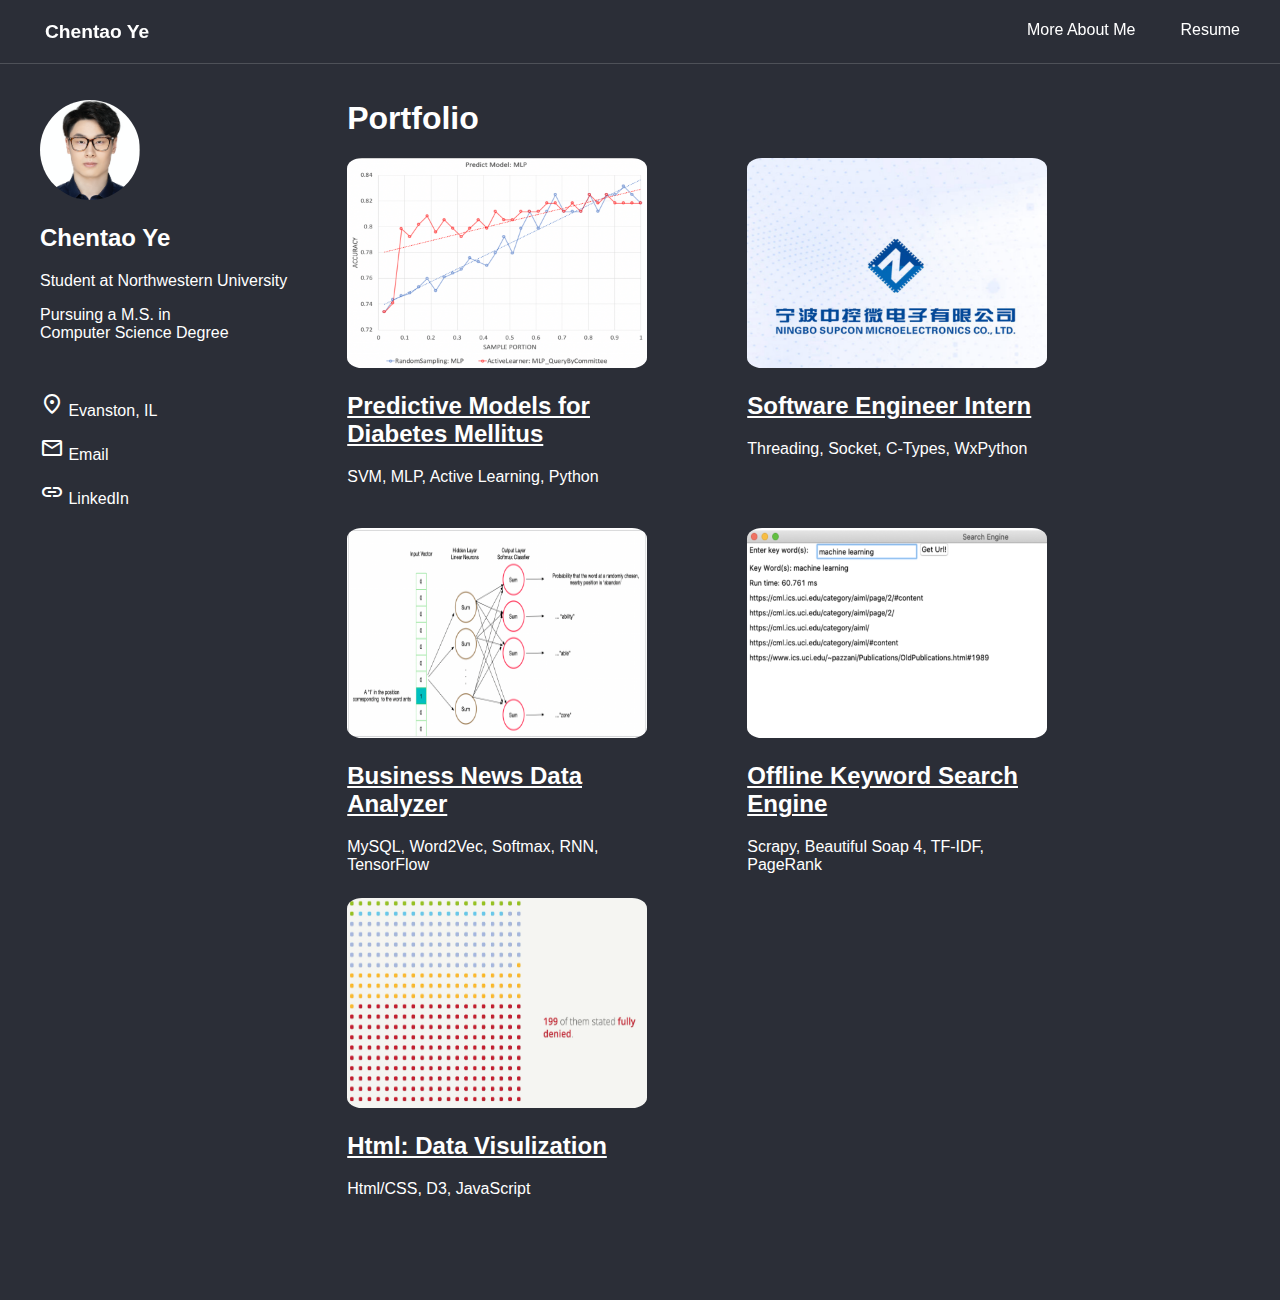
<file: index.html>
<!DOCTYPE html>
<html>
   <head>
      <title>Portfolio - Chentao Ye</title>
      <link rel="stylesheet" href="https://fonts.googleapis.com/css2?family=Material+Symbols+Outlined:opsz,wght,FILL,GRAD@20..48,100..700,0..1,-50..200" />
      <link rel="stylesheet" href="styles.css">
    </head>
   <body>
      <nav role = navigation class = "top-nav">
        <ul>
            <a href="index.html"><li class = "bold" tableindex=0>Chentao Ye</li></a>
            <a href="Chentao_Ye_resume.pdf"><li tableindex=1>Resume</li></a>
            <a href="bio.html"><li tableindex=2>More About Me</li></a>
        </ul>
      </nav>

      <main>
        <div class="bio">
            <a href="index.html">
                <img src="bio.png" alt="Chentao Ye" itemprop="image" class="bioPhoto">
            </a>
            <h2>Chentao Ye</h1>
            <p>Student at Northwestern University</p>
            <p>Pursuing a M.S. in<br>Computer Science Degree</p>
            <br>
            <p>
                <span class="material-symbols-outlined">location_on</span> Evanston, IL
            </p>
            <p>
                <a href="mailto:harveyye37@gmail.com">
                <span class="material-symbols-outlined">mail</span> Email
                </a>
            </p>
            <p>
                <a href="https://www.linkedin.com/in/chentao-ye-0b8aa1239/">
                <span class="material-symbols-outlined">link</span> LinkedIn
                </a>
            </p>
        </div>

        <div class="portfolio">
            <h1 style="color:white">Portfolio</h1>
            <div class="projectGrid">
                <a href="diabetes.html">
                    <img src="diabetes.png" alt="diabetes" itemprop="image" class="projectPhoto">
                    <h2 class="projectTitle">Predictive Models for Diabetes Mellitus</h2>
                    <p class="projectTech">SVM, MLP, Active Learning, Python</p>
                </a>
            </div>
            <div class="projectGrid">
                <img src="SupconMicro.png" alt="supconMicro" itemprop="image" class="projectPhoto">
                <h2 class="projectTitle">Software Engineer Intern</h2>
                <p class="projectTech">Threading, Socket, C-Types, WxPython</p>
            </div>
            <div class="projectGrid">
                <img src="nlp.png" alt="nlp" itemprop="image" class="projectPhoto">
                <h2 class="projectTitle">Business News Data Analyzer</h2>
                <p class="projectTech">MySQL, Word2Vec, Softmax, RNN, TensorFlow</p>
            </div>
            <div class="projectGrid">
                <img src="SearchEngine.png" alt="searchEngine" itemprop="image" class="projectPhoto">
                <h2 class="projectTitle">Offline Keyword Search Engine</h2>
                <p class="projectTech">Scrapy, Beautiful Soap 4, TF-IDF, PageRank</p>
            </div>
            <div class="projectGrid">
                <img src="dataVis.png" alt="dataVis" itemprop="image" class="projectPhoto">
                <h2 class="projectTitle">Html: Data Visulization</h2>
                <p class="projectTech">Html/CSS, D3, JavaScript</p>
            </div>
        </div>
        <!-- <h1>Page Content</h1>
        <p>This is some generic information</p>
        <p>This is some generic information</p> -->

      </main>
   </body>
</html>
</file>
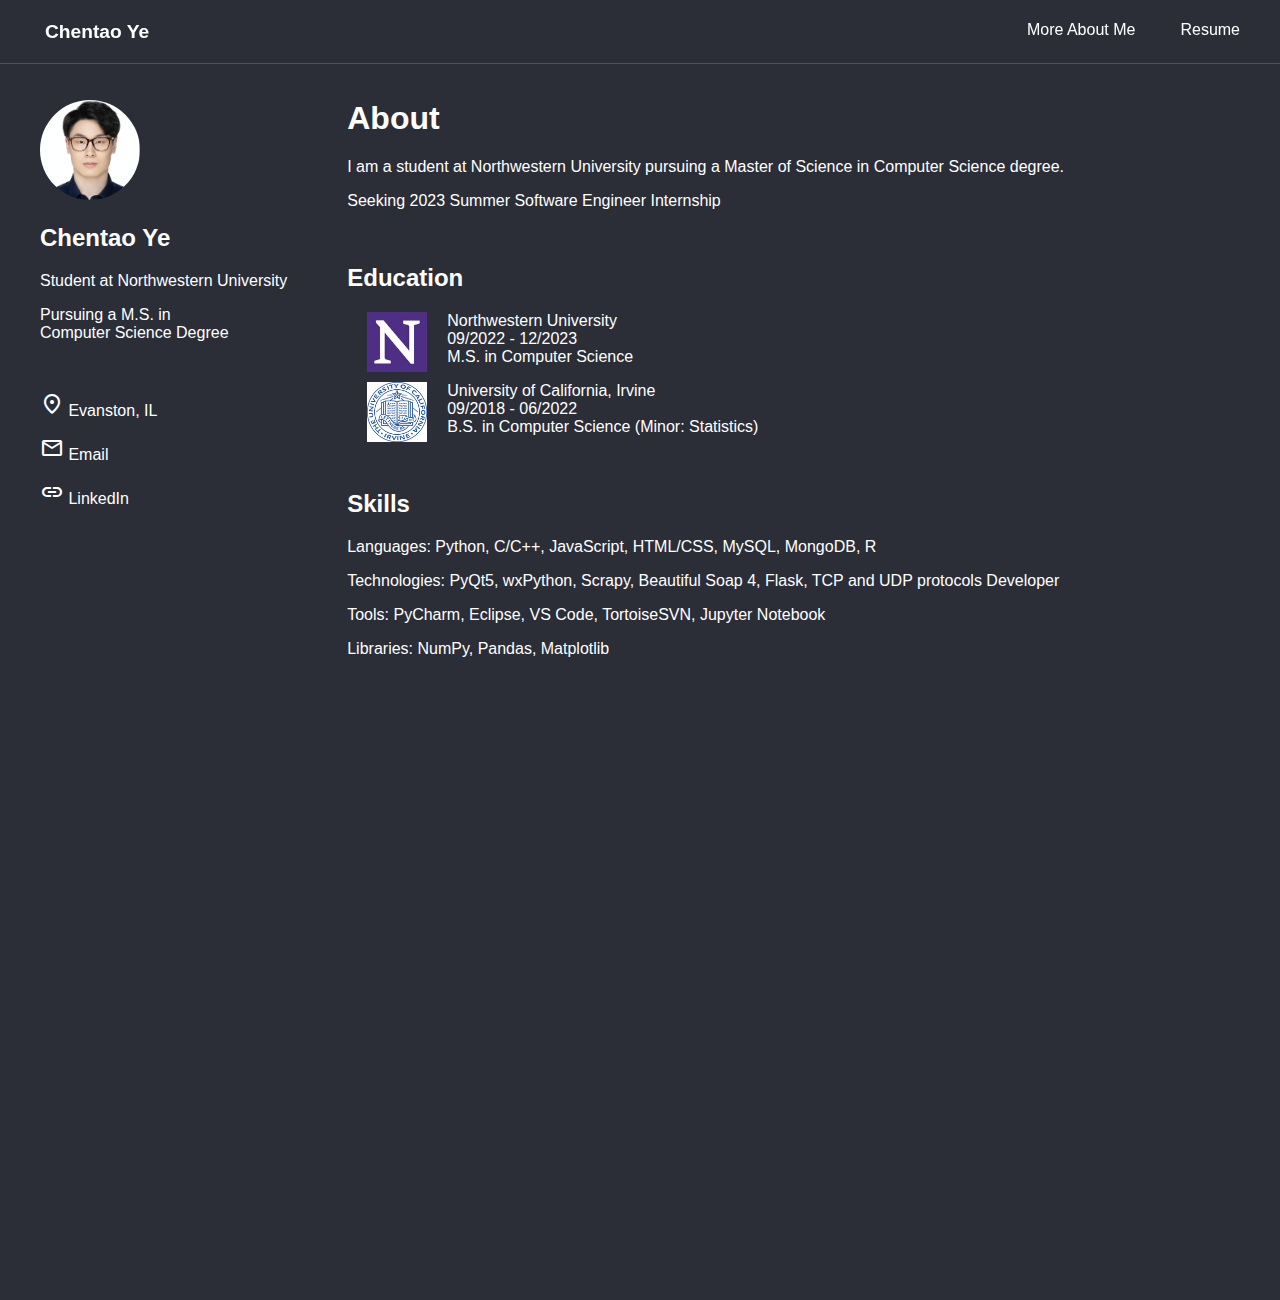
<file: bio.html>
<!DOCTYPE html>
<html>
   <head>
      <title>Portfolio - Chentao Ye</title>
      <link rel="stylesheet" href="https://fonts.googleapis.com/css2?family=Material+Symbols+Outlined:opsz,wght,FILL,GRAD@20..48,100..700,0..1,-50..200" />
      <link rel="stylesheet" href="styles.css">
    </head>
   <body>
      <nav role = navigation class = "top-nav">
        <ul>
            <a href="index.html"><li class = "bold" tableindex=0>Chentao Ye</li></a>
            <a href="Chentao_Ye_resume.pdf"><li tableindex=1>Resume</li></a>
            <a href="bio.html"><li tableindex=2>More About Me</li></a>
        </ul>
      </nav>

      <main>
        <div class="bio">
            <a href="index.html">
                <img src="bio.png" alt="Chentao Ye" itemprop="image" class="bioPhoto">
            </a>
            <h2>Chentao Ye</h1>
            <p>Student at Northwestern University</p>
            <p>Pursuing a M.S. in<br>Computer Science Degree</p>
            <br>
            <p>
                <span class="material-symbols-outlined">location_on</span> Evanston, IL
            </p>
            <p>
                <a href="mailto:harveyye37@gmail.com">
                <span class="material-symbols-outlined">mail</span> Email
                </a>
            </p>
            <p>
                <a href="https://www.linkedin.com/in/chentao-ye-0b8aa1239/">
                <span class="material-symbols-outlined">link</span> LinkedIn
                </a>
            </p>
        </div>

        <div class="bioPage" style="color:white">
            <h1>About</h1>
            <p>I am a student at Northwestern University pursuing a Master of Science in Computer Science degree.</p> 
            <p>Seeking 2023 Summer Software Engineer Internship</p>
            <br>

            <h2>Education</h2>
            <img src="northwestern.jpeg" alt="northwestern" itemprop="image" class="eduImage">
            <p>Northwestern University<br>09/2022 - 12/2023<br>M.S. in Computer Science</p>
            <img src="uci.png" alt="uci" itemprop="image" class="eduImage" style="background-color: white;">
            <p>University of California, Irvine<br>09/2018 - 06/2022<br>B.S. in Computer Science (Minor: Statistics)</p>
            <br>

            <h2>Skills</h2>
            <p>Languages: Python, C/C++, JavaScript, HTML/CSS, MySQL, MongoDB, R</p>
            <p>Technologies: PyQt5, wxPython, Scrapy, Beautiful Soap 4, Flask, TCP and UDP protocols Developer</p>
            <p>Tools: PyCharm, Eclipse, VS Code, TortoiseSVN, Jupyter Notebook</p>
            <p>Libraries: NumPy, Pandas, Matplotlib</p>
            
        </div>
        <!-- <h1>Page Content</h1>
        <p>This is some generic information</p>
        <p>This is some generic information</p> -->

      </main>
   </body>
</html>
</file>
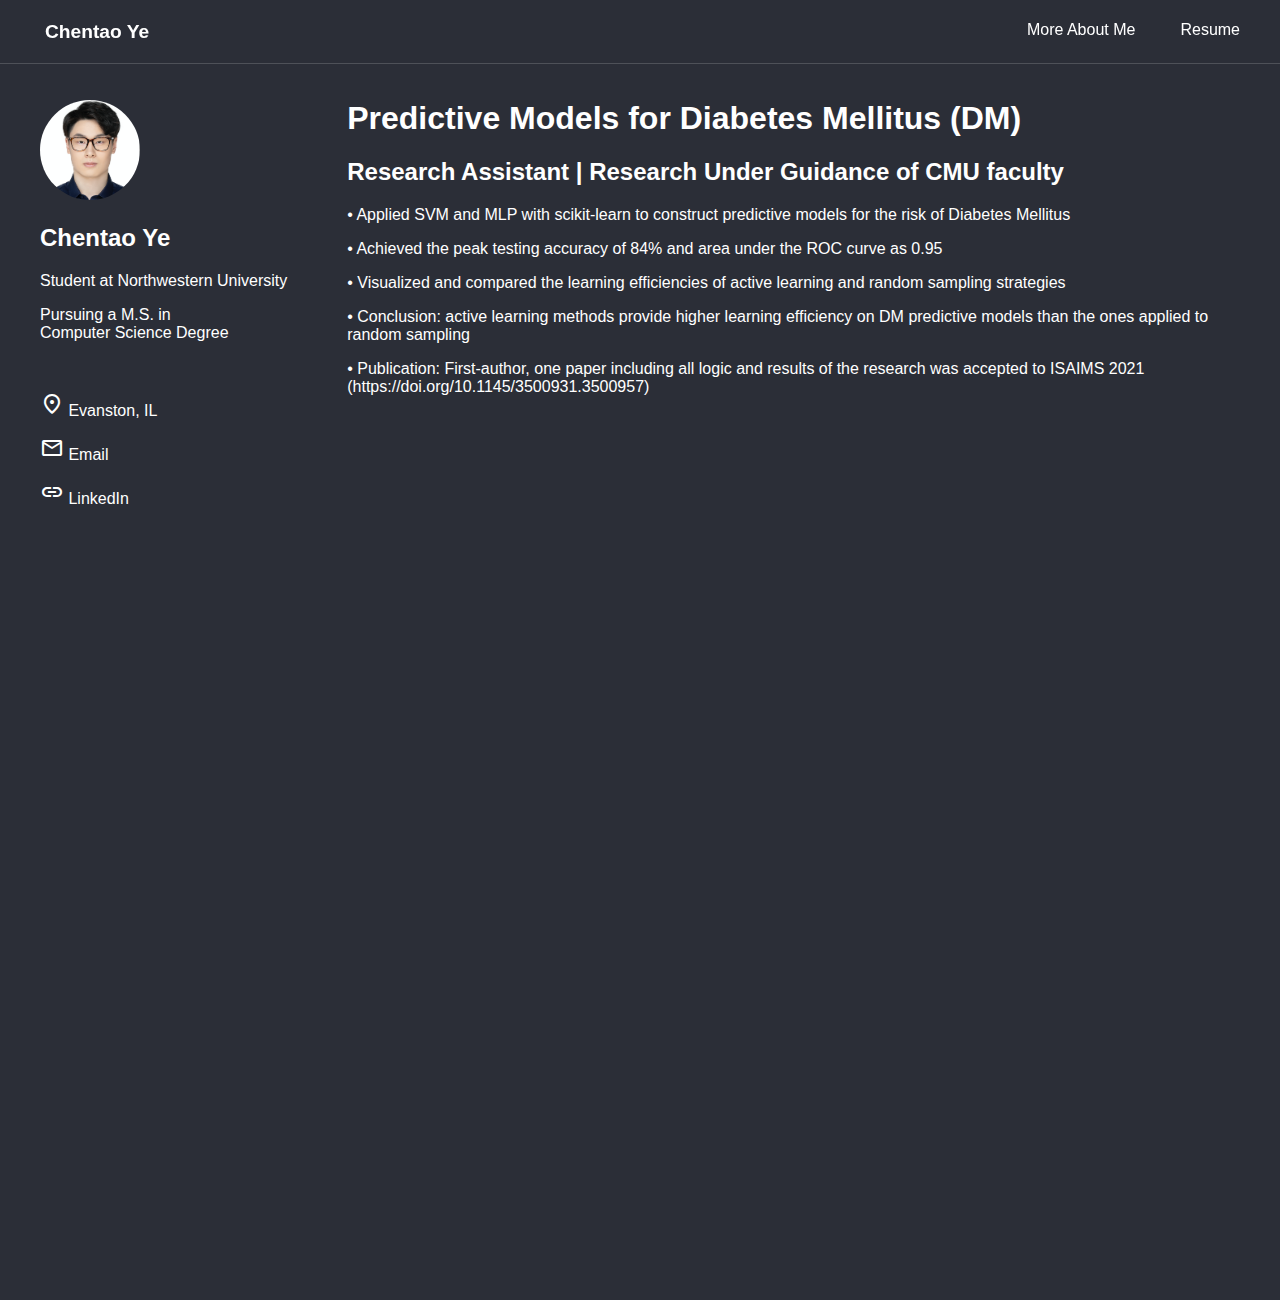
<file: diabetes.html>
<!DOCTYPE html>
<html>
   <head>
      <title>Portfolio - Chentao Ye</title>
      <link rel="stylesheet" href="https://fonts.googleapis.com/css2?family=Material+Symbols+Outlined:opsz,wght,FILL,GRAD@20..48,100..700,0..1,-50..200" />
      <link rel="stylesheet" href="styles.css">
    </head>
   <body>
      <nav role = navigation class = "top-nav">
        <ul>
            <a href="index.html"><li class = "bold" tableindex=0>Chentao Ye</li></a>
            <a href="Chentao_Ye_resume.pdf"><li tableindex=1>Resume</li></a>
            <a href="bio.html"><li tableindex=2>More About Me</li></a>
        </ul>
      </nav>

      <main>
        <div class="bio">
            <a href="index.html">
                <img src="bio.png" alt="Chentao Ye" itemprop="image" class="bioPhoto">
            </a>
            <h2>Chentao Ye</h1>
            <p>Student at Northwestern University</p>
            <p>Pursuing a M.S. in<br>Computer Science Degree</p>
            <br>
            <p>
                <span class="material-symbols-outlined">location_on</span> Evanston, IL
            </p>
            <p>
                <a href="mailto:harveyye37@gmail.com">
                <span class="material-symbols-outlined">mail</span> Email
                </a>
            </p>
            <p>
                <a href="https://www.linkedin.com/in/chentao-ye-0b8aa1239/">
                <span class="material-symbols-outlined">link</span> LinkedIn
                </a>
            </p>
        </div>

        <div class="diabetesPage" style="color:white">
            <h1>Predictive Models for Diabetes Mellitus (DM)</h1>
            <h2>Research Assistant | Research Under Guidance of CMU faculty</h2>
            <p>• Applied SVM and MLP with scikit-learn to construct predictive models for the risk of Diabetes Mellitus</p>
            <p>• Achieved the peak testing accuracy of 84% and area under the ROC curve as 0.95</p>
            <p>• Visualized and compared the learning efficiencies of active learning and random sampling strategies</p>
            <p>• Conclusion: active learning methods provide higher learning efficiency on DM predictive models than
                the ones applied to random sampling</p>
            <p>• Publication: First-author, one paper including all logic and results of the research was accepted to
                ISAIMS 2021 (https://doi.org/10.1145/3500931.3500957)</p>
        </div>
        <!-- <h1>Page Content</h1>
        <p>This is some generic information</p>
        <p>This is some generic information</p> -->

      </main>
   </body>
</html>
</file>
<file: styles.css>
body {
    background-color: #2B2E37;
}
nav.top-nav{
    position: fixed;
    background-color: #2B2E37;
    top: 0px;
    right: 0px;
    left: 0px;
    box-shadow: 0px 0px 1px white;
}
nav.top-nav li{
    float: right;
    display: inline-block;
    font-family: sans-serif;
    margin: 5px 40px 5px 5px;
    user-select: none;
    color: white;
}
nav.top-nav li.bold{
    float: left;
    font-weight: bold;
    margin-bottom: 20px;
    font-size:larger;
}
nav.top-nav li:hover{
    text-decoration: underline;
    opacity: 0.6;
}
main{
    font-family: sans-serif;
    margin-top: 100px;
    margin-left: 2em;
}
.bioPhoto {
    height: 100px;
    width: 100px;
    border-radius: 50%;
}
.bio{
    height: 1000px;
    margin-left: 0px;
    margin-right: 60px;
    margin-bottom: 200px;
    float: left;
    color: white;
    /* opacity: 0.8; */
}
.bio a{
    color: white;
    text-decoration: none;
}
.bio a:hover{
    text-decoration: underline;
    opacity: 0.6;
}
.bioPhoto:hover {
    opacity: 0.8;
}
.projectGrid{
    float: left;
    height: 320px;
    width: 300px;
    margin-right: 100px;
    margin-bottom: 50px;
    color: white;
}
.projectPhoto{
    height: 210px;
    width: 300px;
    border-radius: 5%;
}
.projectGrid a{
    color: white;
    text-decoration: none;
}
.projectGrid h2{
    text-decoration: underline;
}
.diabetesPage{
    margin-right: 50px;
}
.eduImage{
    height: 60px;
    width: 60px;
    float: left;
    margin-right: 20px;
    margin-left: 20px;
}
.portfolio{
    margin-left: 300px;
}
</file>
